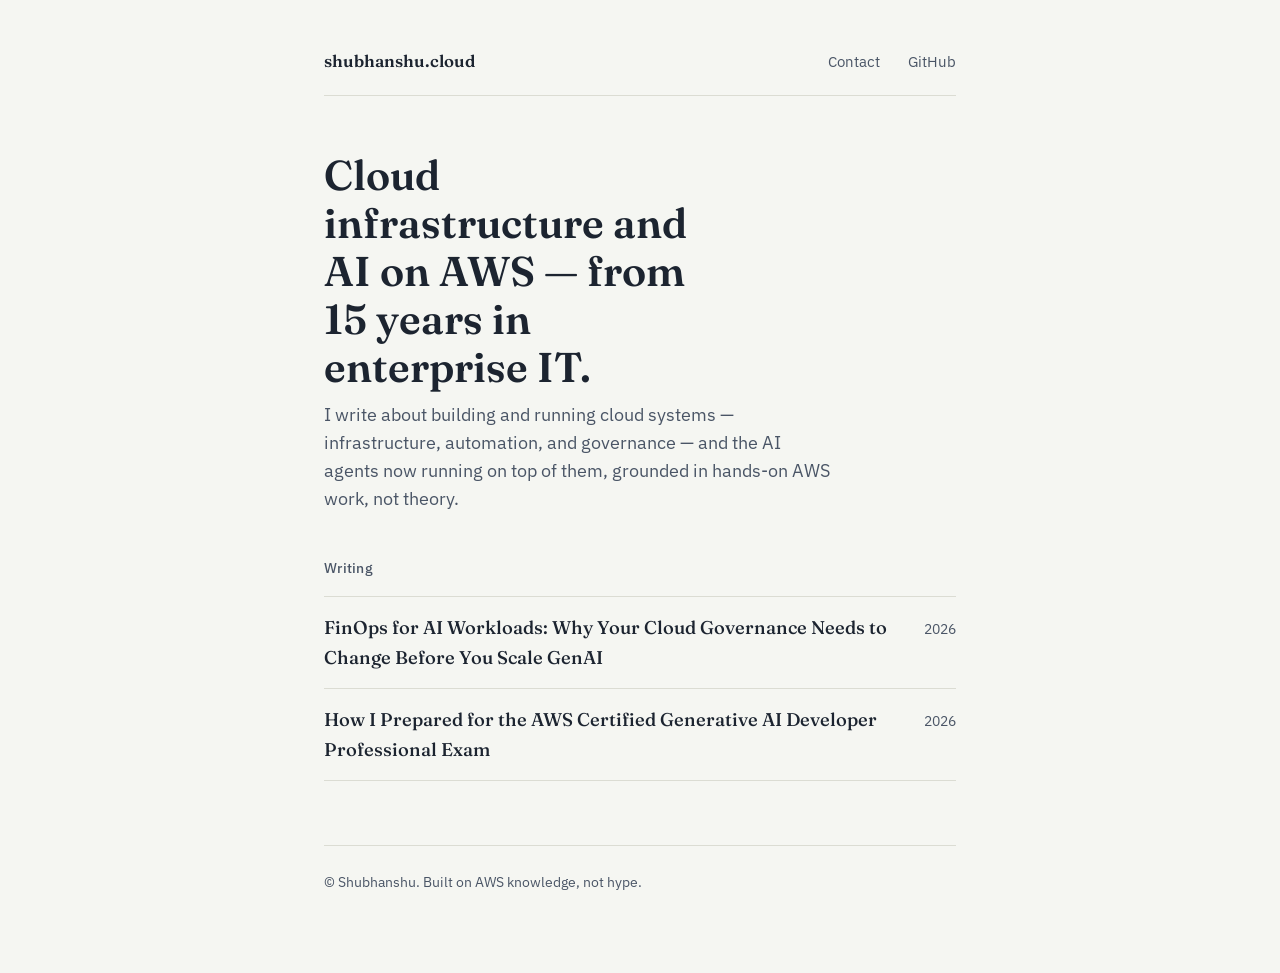
<file: index.html>
<!DOCTYPE html>
<html lang="en">
<head>
<meta charset="UTF-8">
<meta name="viewport" content="width=device-width, initial-scale=1.0">
<title>Shubhanshu — Cloud Infrastructure &amp; AI on AWS</title>
<meta name="description" content="Writing on cloud infrastructure, automation, governance, and AI agents on AWS.">
<link rel="preconnect" href="https://fonts.googleapis.com">
<link href="https://fonts.googleapis.com/css2?family=Fraunces:wght@500;600&family=IBM+Plex+Sans:wght@400;500&display=swap" rel="stylesheet">
<link rel="stylesheet" href="style.css">
</head>
<body>
<div class="wrap">

  <header class="site">
    <a class="mark" href="/">shubhanshu.cloud</a>
    <nav>
      <a href="mailto:hello@shubhanshu.cloud">Contact</a>
      <a href="https://github.com/shubhanshu-cloud" target="_blank" rel="noopener">GitHub</a>
    </nav>
  </header>

  <div class="hero">
    <h1>Cloud infrastructure and AI on AWS — from 15 years in enterprise IT.</h1>
    <p class="lede">I write about building and running cloud systems — infrastructure, automation, and governance — and the AI agents now running on top of them, grounded in hands-on AWS work, not theory.</p>
  </div>

  <div class="index-list">
    <h2 class="section-label">Writing</h2>

    <div class="post-row">
      <a class="title" href="posts/finops-for-ai-workloads.html">FinOps for AI Workloads: Why Your Cloud Governance Needs to Change Before You Scale GenAI</a>
      <span class="date">2026</span>
    </div>

    <div class="post-row">
      <a class="title" href="posts/aws-genai-developer-professional-prep.html">How I Prepared for the AWS Certified Generative AI Developer Professional Exam</a>
      <span class="date">2026</span>
    </div>

  </div>

  <footer class="site">
    &copy; Shubhanshu. Built on AWS knowledge, not hype.
  </footer>

</div>
</body>
</html>
</file>
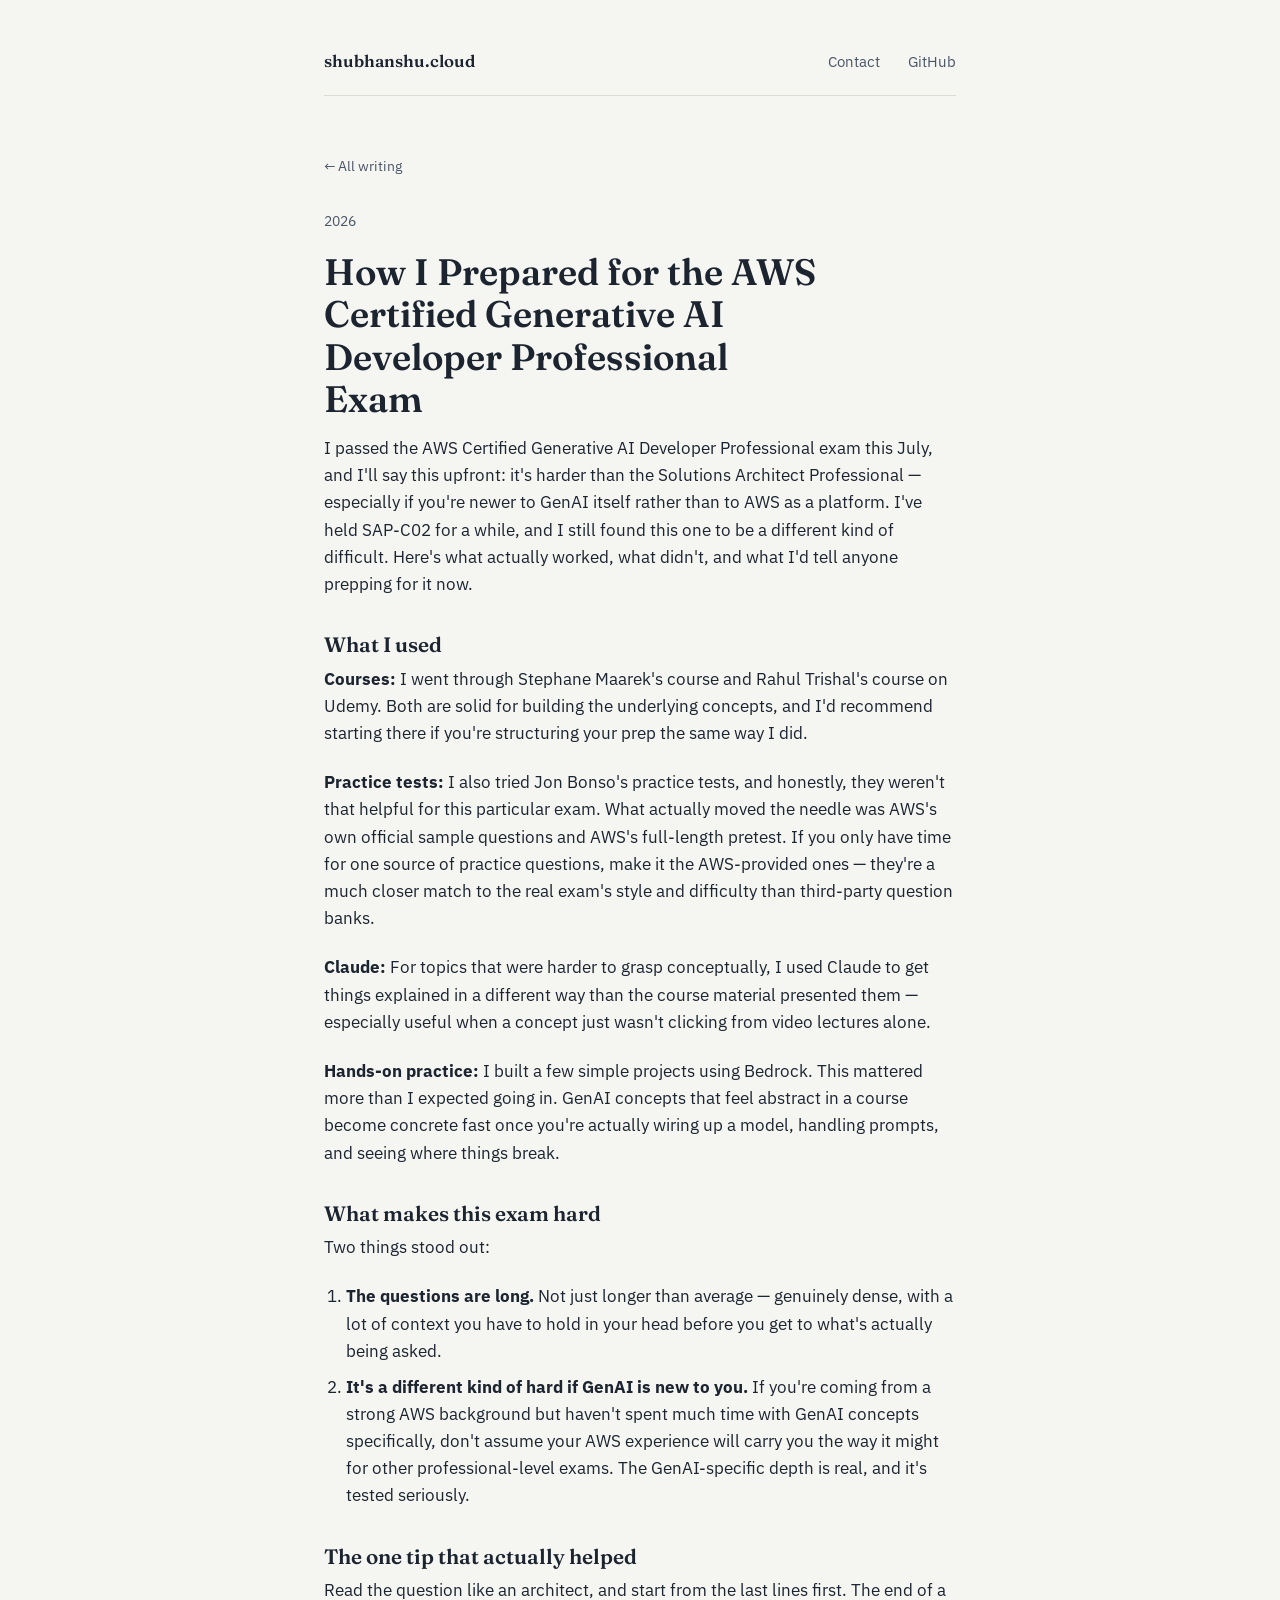
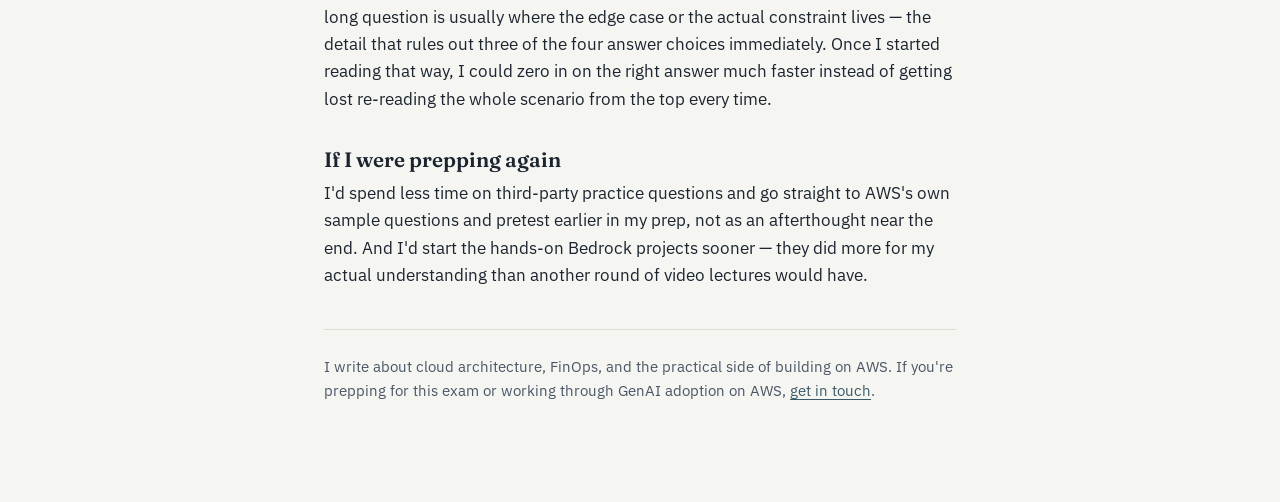
<file: posts/aws-genai-developer-professional-prep.html>
<!DOCTYPE html>
<html lang="en">
<head>
<meta charset="UTF-8">
<meta name="viewport" content="width=device-width, initial-scale=1.0">
<title>How I Prepared for the AWS GenAI Developer Professional Exam — shubhanshu.cloud</title>
<meta name="description" content="Resources, what worked, and the one tip that actually helped.">
<link rel="preconnect" href="https://fonts.googleapis.com">
<link href="https://fonts.googleapis.com/css2?family=Fraunces:wght@500;600&family=IBM+Plex+Sans:wght@400;500&display=swap" rel="stylesheet">
<link rel="stylesheet" href="../style.css">
</head>
<body>
<div class="wrap">

  <header class="site">
    <a class="mark" href="../index.html">shubhanshu.cloud</a>
    <nav>
      <a href="mailto:hello@shubhanshu.cloud">Contact</a>
      <a href="https://github.com/" target="_blank" rel="noopener">GitHub</a>
    </nav>
  </header>

  <a class="back-link" href="../index.html">&larr; All writing</a>

  <article class="post">
    <p class="post-meta">2026</p>
    <h1>How I Prepared for the AWS Certified Generative AI Developer Professional Exam</h1>

    <p>I passed the AWS Certified Generative AI Developer Professional exam this July, and I'll say this upfront: it's harder than the Solutions Architect Professional — especially if you're newer to GenAI itself rather than to AWS as a platform. I've held SAP-C02 for a while, and I still found this one to be a different kind of difficult. Here's what actually worked, what didn't, and what I'd tell anyone prepping for it now.</p>

    <h2>What I used</h2>
    <p><strong>Courses:</strong> I went through Stephane Maarek's course and Rahul Trishal's course on Udemy. Both are solid for building the underlying concepts, and I'd recommend starting there if you're structuring your prep the same way I did.</p>

    <p><strong>Practice tests:</strong> I also tried Jon Bonso's practice tests, and honestly, they weren't that helpful for this particular exam. What actually moved the needle was AWS's own official sample questions and AWS's full-length pretest. If you only have time for one source of practice questions, make it the AWS-provided ones — they're a much closer match to the real exam's style and difficulty than third-party question banks.</p>

    <p><strong>Claude:</strong> For topics that were harder to grasp conceptually, I used Claude to get things explained in a different way than the course material presented them — especially useful when a concept just wasn't clicking from video lectures alone.</p>

    <p><strong>Hands-on practice:</strong> I built a few simple projects using Bedrock. This mattered more than I expected going in. GenAI concepts that feel abstract in a course become concrete fast once you're actually wiring up a model, handling prompts, and seeing where things break.</p>

    <h2>What makes this exam hard</h2>
    <p>Two things stood out:</p>
    <ol>
      <li><strong>The questions are long.</strong> Not just longer than average — genuinely dense, with a lot of context you have to hold in your head before you get to what's actually being asked.</li>
      <li><strong>It's a different kind of hard if GenAI is new to you.</strong> If you're coming from a strong AWS background but haven't spent much time with GenAI concepts specifically, don't assume your AWS experience will carry you the way it might for other professional-level exams. The GenAI-specific depth is real, and it's tested seriously.</li>
    </ol>

    <h2>The one tip that actually helped</h2>
    <p>Read the question like an architect, and start from the last lines first. The end of a long question is usually where the edge case or the actual constraint lives — the detail that rules out three of the four answer choices immediately. Once I started reading that way, I could zero in on the right answer much faster instead of getting lost re-reading the whole scenario from the top every time.</p>

    <h2>If I were prepping again</h2>
    <p>I'd spend less time on third-party practice questions and go straight to AWS's own sample questions and pretest earlier in my prep, not as an afterthought near the end. And I'd start the hands-on Bedrock projects sooner — they did more for my actual understanding than another round of video lectures would have.</p>

    <hr>
    <p class="byline">I write about cloud architecture, FinOps, and the practical side of building on AWS. If you're prepping for this exam or working through GenAI adoption on AWS, <a href="mailto:contact@shubhanshu.cloud">get in touch</a>.</p>
  </article>

</div>
</body>
</html>
</file>
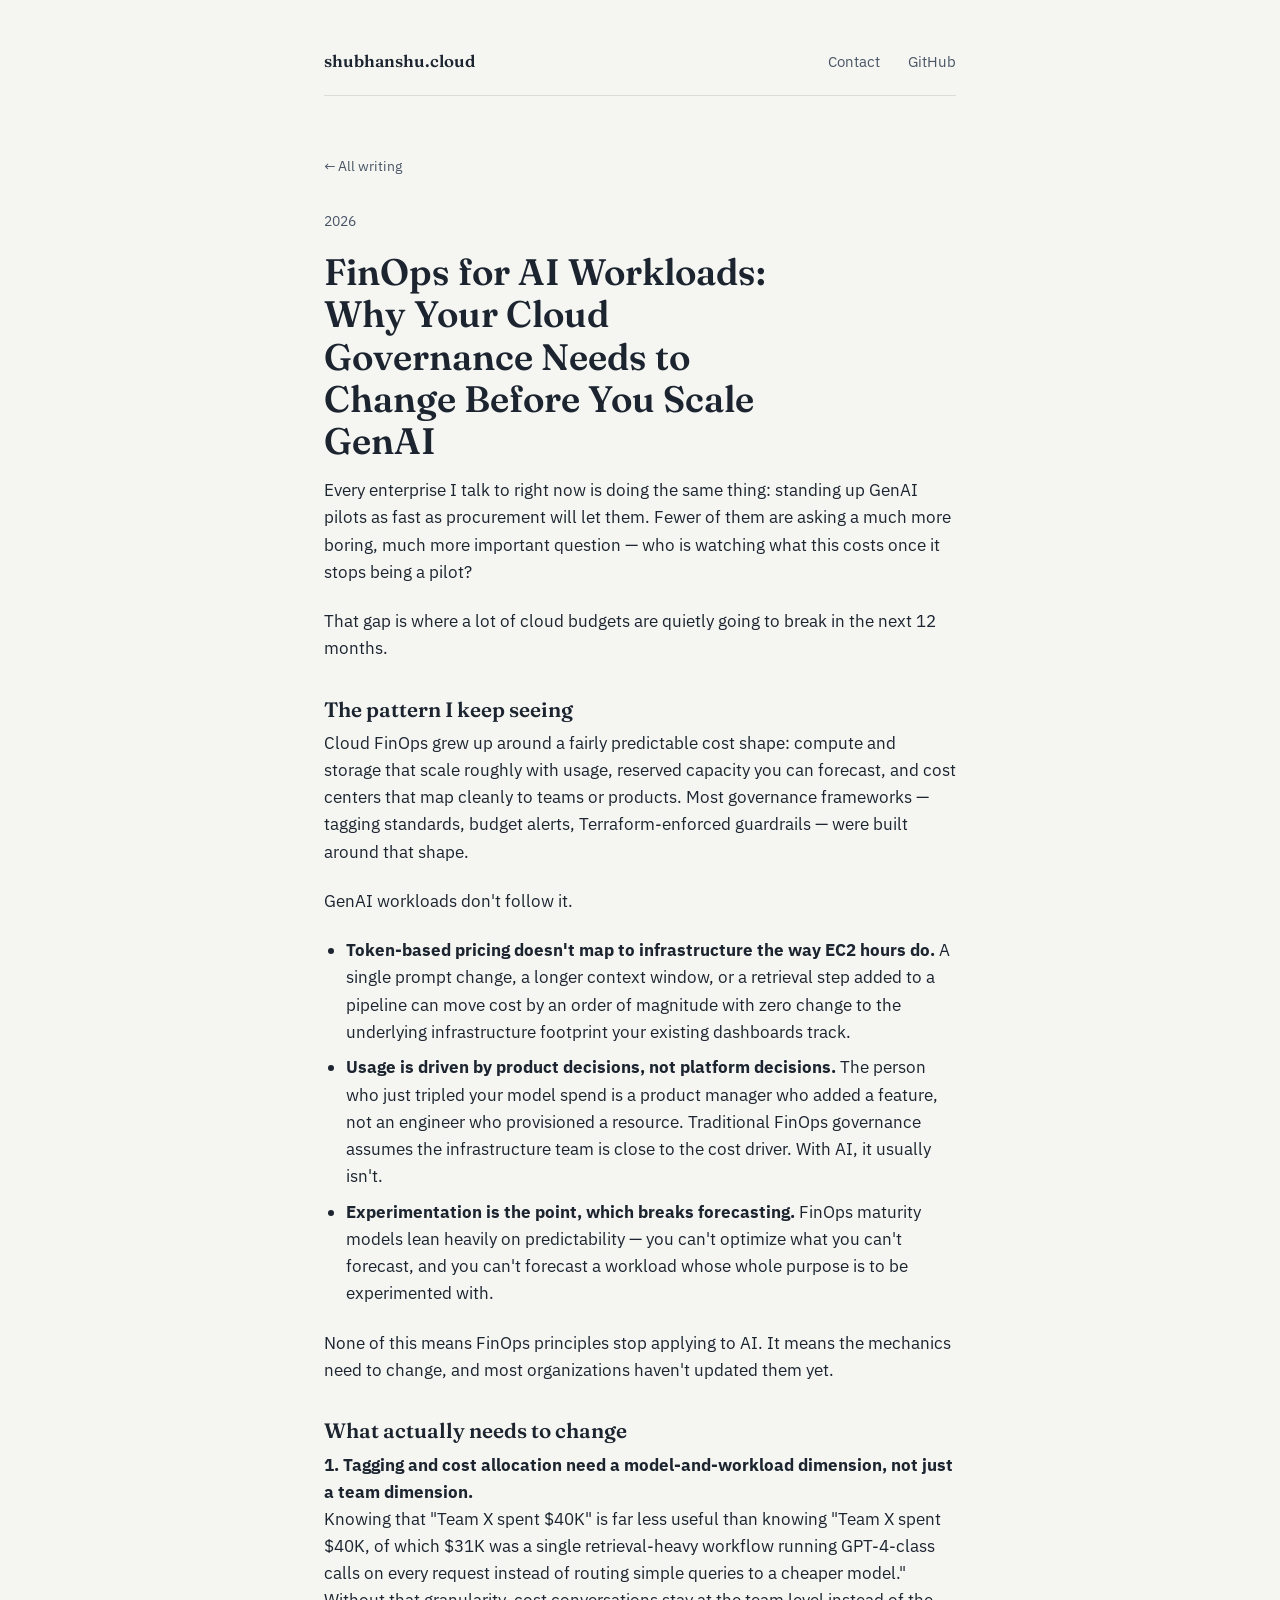
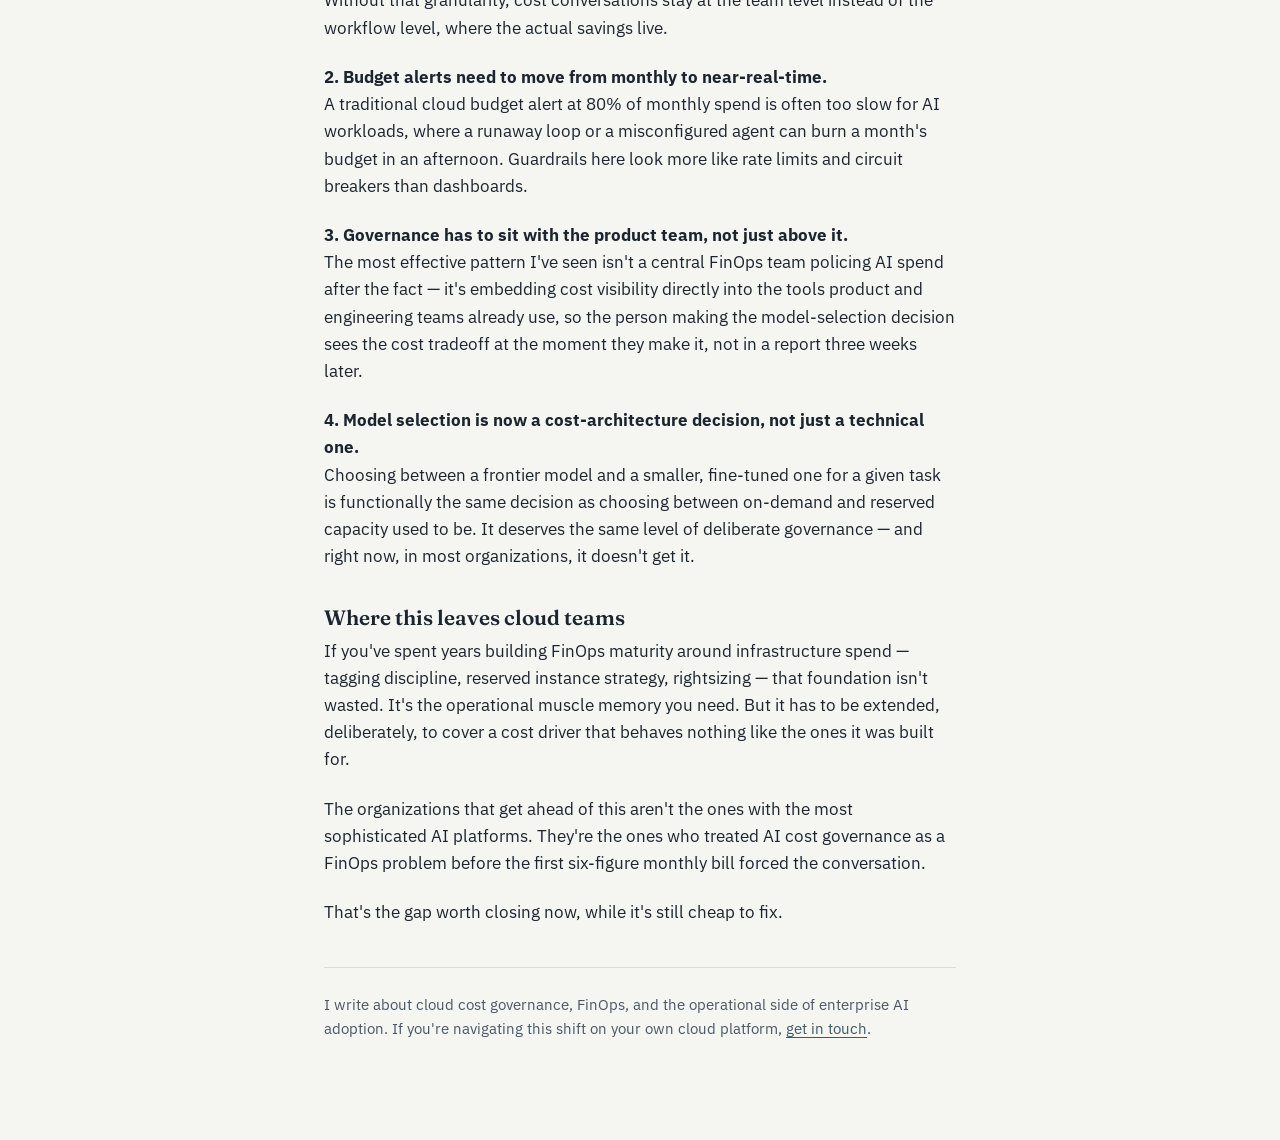
<file: posts/finops-for-ai-workloads.html>
<!DOCTYPE html>
<html lang="en">
<head>
<meta charset="UTF-8">
<meta name="viewport" content="width=device-width, initial-scale=1.0">
<title>FinOps for AI Workloads — shubhanshu.cloud</title>
<meta name="description" content="Why cloud governance needs to change before you scale GenAI.">
<link rel="preconnect" href="https://fonts.googleapis.com">
<link href="https://fonts.googleapis.com/css2?family=Fraunces:wght@500;600&family=IBM+Plex+Sans:wght@400;500&display=swap" rel="stylesheet">
<link rel="stylesheet" href="../style.css">
</head>
<body>
<div class="wrap">

  <header class="site">
    <a class="mark" href="../index.html">shubhanshu.cloud</a>
    <nav>
      <a href="mailto:hello@shubhanshu.cloud">Contact</a>
      <a href="https://github.com/" target="_blank" rel="noopener">GitHub</a>
    </nav>
  </header>

  <a class="back-link" href="../index.html">&larr; All writing</a>

  <article class="post">
    <p class="post-meta">2026</p>
    <h1>FinOps for AI Workloads: Why Your Cloud Governance Needs to Change Before You Scale GenAI</h1>

    <p>Every enterprise I talk to right now is doing the same thing: standing up GenAI pilots as fast as procurement will let them. Fewer of them are asking a much more boring, much more important question — who is watching what this costs once it stops being a pilot?</p>

    <p>That gap is where a lot of cloud budgets are quietly going to break in the next 12 months.</p>

    <h2>The pattern I keep seeing</h2>
    <p>Cloud FinOps grew up around a fairly predictable cost shape: compute and storage that scale roughly with usage, reserved capacity you can forecast, and cost centers that map cleanly to teams or products. Most governance frameworks — tagging standards, budget alerts, Terraform-enforced guardrails — were built around that shape.</p>
    <p>GenAI workloads don't follow it.</p>
    <ul>
      <li><strong>Token-based pricing doesn't map to infrastructure the way EC2 hours do.</strong> A single prompt change, a longer context window, or a retrieval step added to a pipeline can move cost by an order of magnitude with zero change to the underlying infrastructure footprint your existing dashboards track.</li>
      <li><strong>Usage is driven by product decisions, not platform decisions.</strong> The person who just tripled your model spend is a product manager who added a feature, not an engineer who provisioned a resource. Traditional FinOps governance assumes the infrastructure team is close to the cost driver. With AI, it usually isn't.</li>
      <li><strong>Experimentation is the point, which breaks forecasting.</strong> FinOps maturity models lean heavily on predictability — you can't optimize what you can't forecast, and you can't forecast a workload whose whole purpose is to be experimented with.</li>
    </ul>
    <p>None of this means FinOps principles stop applying to AI. It means the mechanics need to change, and most organizations haven't updated them yet.</p>

    <h2>What actually needs to change</h2>
    <p><strong>1. Tagging and cost allocation need a model-and-workload dimension, not just a team dimension.</strong><br>
    Knowing that "Team X spent $40K" is far less useful than knowing "Team X spent $40K, of which $31K was a single retrieval-heavy workflow running GPT-4-class calls on every request instead of routing simple queries to a cheaper model." Without that granularity, cost conversations stay at the team level instead of the workflow level, where the actual savings live.</p>

    <p><strong>2. Budget alerts need to move from monthly to near-real-time.</strong><br>
    A traditional cloud budget alert at 80% of monthly spend is often too slow for AI workloads, where a runaway loop or a misconfigured agent can burn a month's budget in an afternoon. Guardrails here look more like rate limits and circuit breakers than dashboards.</p>

    <p><strong>3. Governance has to sit with the product team, not just above it.</strong><br>
    The most effective pattern I've seen isn't a central FinOps team policing AI spend after the fact — it's embedding cost visibility directly into the tools product and engineering teams already use, so the person making the model-selection decision sees the cost tradeoff at the moment they make it, not in a report three weeks later.</p>

    <p><strong>4. Model selection is now a cost-architecture decision, not just a technical one.</strong><br>
    Choosing between a frontier model and a smaller, fine-tuned one for a given task is functionally the same decision as choosing between on-demand and reserved capacity used to be. It deserves the same level of deliberate governance — and right now, in most organizations, it doesn't get it.</p>

    <h2>Where this leaves cloud teams</h2>
    <p>If you've spent years building FinOps maturity around infrastructure spend — tagging discipline, reserved instance strategy, rightsizing — that foundation isn't wasted. It's the operational muscle memory you need. But it has to be extended, deliberately, to cover a cost driver that behaves nothing like the ones it was built for.</p>
    <p>The organizations that get ahead of this aren't the ones with the most sophisticated AI platforms. They're the ones who treated AI cost governance as a FinOps problem before the first six-figure monthly bill forced the conversation.</p>
    <p>That's the gap worth closing now, while it's still cheap to fix.</p>

    <hr>
    <p class="byline">I write about cloud cost governance, FinOps, and the operational side of enterprise AI adoption. If you're navigating this shift on your own cloud platform, <a href="mailto:contact@shubhanshu.cloud">get in touch</a>.</p>
  </article>

</div>
</body>
</html>
</file>
<file: style.css>
:root {
  --paper: #F5F6F2;
  --ink: #1C2430;
  --ink-soft: #4A5566;
  --copper: #A8703A;
  --slate: #3D5A66;
  --line: #DBDCD3;
  --max-width: 680px;
}

* { box-sizing: border-box; }

html { -webkit-font-smoothing: antialiased; }

body {
  margin: 0;
  background: var(--paper);
  color: var(--ink);
  font-family: 'IBM Plex Sans', -apple-system, sans-serif;
  font-size: 17px;
  line-height: 1.6;
}

h1, h2, h3 {
  font-family: 'Fraunces', Georgia, serif;
  font-weight: 600;
  line-height: 1.15;
  margin: 0 0 0.4em;
}

a {
  color: var(--slate);
  text-decoration-thickness: 1px;
  text-underline-offset: 3px;
}

a:hover { color: var(--copper); }

a:focus-visible, button:focus-visible {
  outline: 2px solid var(--copper);
  outline-offset: 2px;
}

.wrap {
  max-width: var(--max-width);
  margin: 0 auto;
  padding: 3rem 1.5rem 5rem;
}

header.site {
  display: flex;
  justify-content: space-between;
  align-items: baseline;
  margin-bottom: 3.5rem;
  padding-bottom: 1.25rem;
  border-bottom: 1px solid var(--line);
}

header.site .mark {
  font-family: 'Fraunces', serif;
  font-weight: 600;
  font-size: 1.05rem;
  color: var(--ink);
  text-decoration: none;
}

header.site nav a {
  margin-left: 1.5rem;
  font-size: 0.95rem;
  color: var(--ink-soft);
  text-decoration: none;
}

header.site nav a:hover { color: var(--copper); }

.hero h1 {
  font-size: clamp(1.9rem, 4vw, 2.6rem);
  max-width: 14ch;
  margin-bottom: 0.6rem;
}

.hero p.lede {
  font-size: 1.1rem;
  color: var(--ink-soft);
  max-width: 46ch;
  margin: 0 0 3rem;
}

.index-list {
  margin-top: 2.5rem;
}

.index-list h2.section-label {
  font-family: 'IBM Plex Sans', sans-serif;
  font-size: 0.85rem;
  font-weight: 500;
  color: var(--ink-soft);
  margin-bottom: 1.2rem;
  letter-spacing: 0.02em;
}

.post-row {
  display: flex;
  justify-content: space-between;
  align-items: baseline;
  gap: 1rem;
  padding: 1rem 0;
  border-bottom: 1px solid var(--line);
}

.post-row:first-of-type { border-top: 1px solid var(--line); }

.post-row a.title {
  font-family: 'Fraunces', serif;
  font-size: 1.15rem;
  font-weight: 500;
  color: var(--ink);
  text-decoration: none;
  flex: 1;
}

.post-row a.title:hover { color: var(--copper); }

.post-row .date {
  font-size: 0.85rem;
  color: var(--ink-soft);
  white-space: nowrap;
}

footer.site {
  margin-top: 4rem;
  padding-top: 1.5rem;
  border-top: 1px solid var(--line);
  font-size: 0.9rem;
  color: var(--ink-soft);
}

/* Post page */
.post-meta {
  font-size: 0.9rem;
  color: var(--ink-soft);
  margin-bottom: 2rem;
}

article.post h1 {
  font-size: clamp(1.7rem, 4vw, 2.3rem);
  max-width: 20ch;
}

article.post h2 {
  font-size: 1.3rem;
  margin-top: 2.2rem;
}

article.post p {
  margin: 0 0 1.3em;
}

article.post ul, article.post ol {
  margin: 0 0 1.3em;
  padding-left: 1.3em;
}

article.post li { margin-bottom: 0.5em; }

article.post hr {
  border: none;
  border-top: 1px solid var(--line);
  margin: 2.5rem 0 1.5rem;
}

article.post .byline {
  font-size: 0.95rem;
  color: var(--ink-soft);
}

.back-link {
  display: inline-block;
  margin-bottom: 2rem;
  font-size: 0.9rem;
  color: var(--ink-soft);
  text-decoration: none;
}

.back-link:hover { color: var(--copper); }

@media (max-width: 480px) {
  header.site { flex-direction: column; align-items: flex-start; gap: 0.6rem; }
  header.site nav a { margin-left: 0; margin-right: 1.2rem; }
}
</file>
